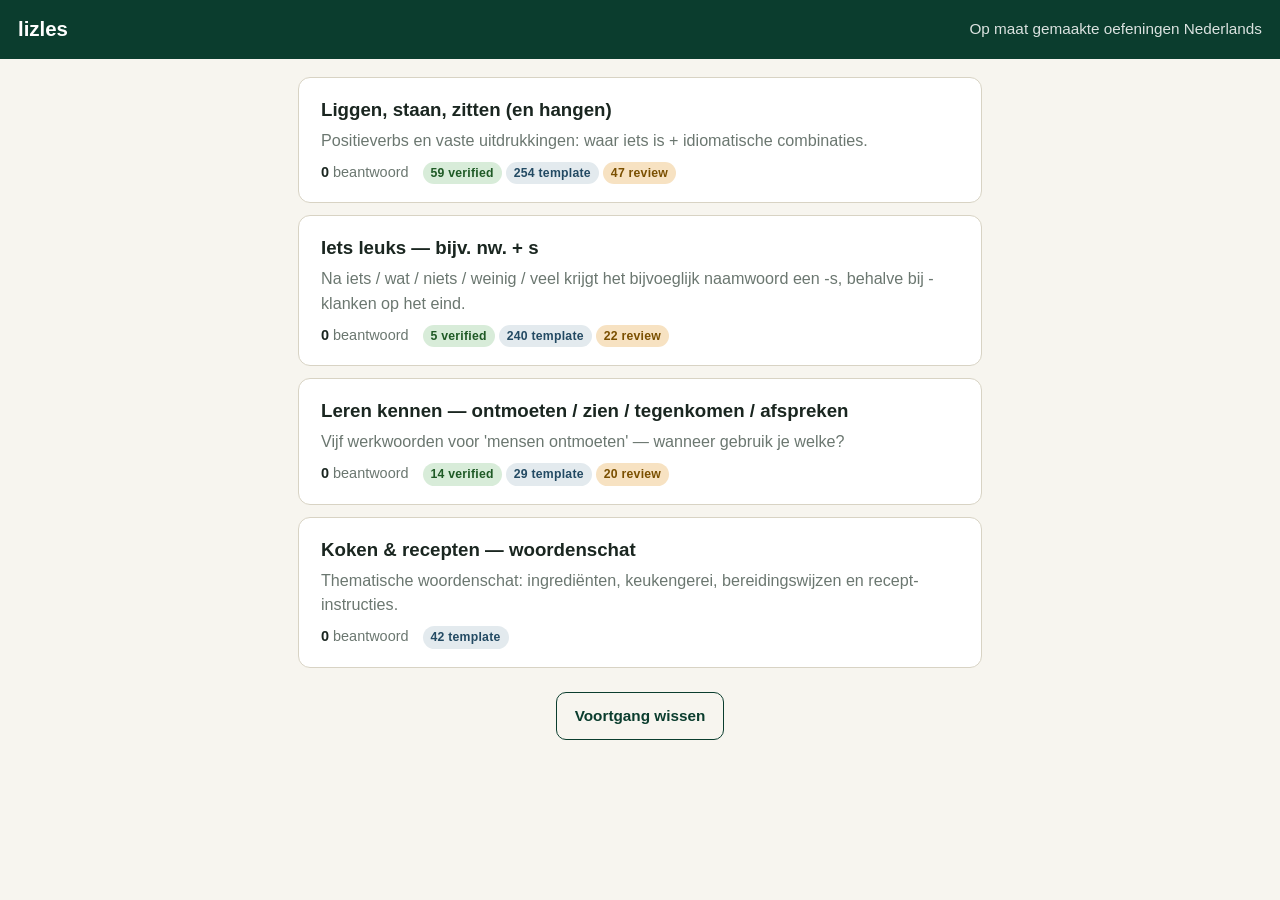
<file: index.html>
<!doctype html>
<html lang="nl">
<head>
  <meta charset="utf-8">
  <meta name="viewport" content="width=device-width, initial-scale=1, viewport-fit=cover">
  <meta name="theme-color" content="#0b3d2e">
  <title>lizles — Nederlands oefenen</title>
  <link rel="stylesheet" href="css/style.css?v=4">
</head>
<body>
  <header class="topbar">
    <h1>lizles</h1>
    <p class="subtitle">Op maat gemaakte oefeningen Nederlands</p>
  </header>

  <main id="app" class="container">
    <p class="muted" id="loading">Onderwerpen laden…</p>
  </main>

  <script src="js/progress.js?v=4"></script>
  <script src="js/app.js?v=4"></script>
</body>
</html>
</file>
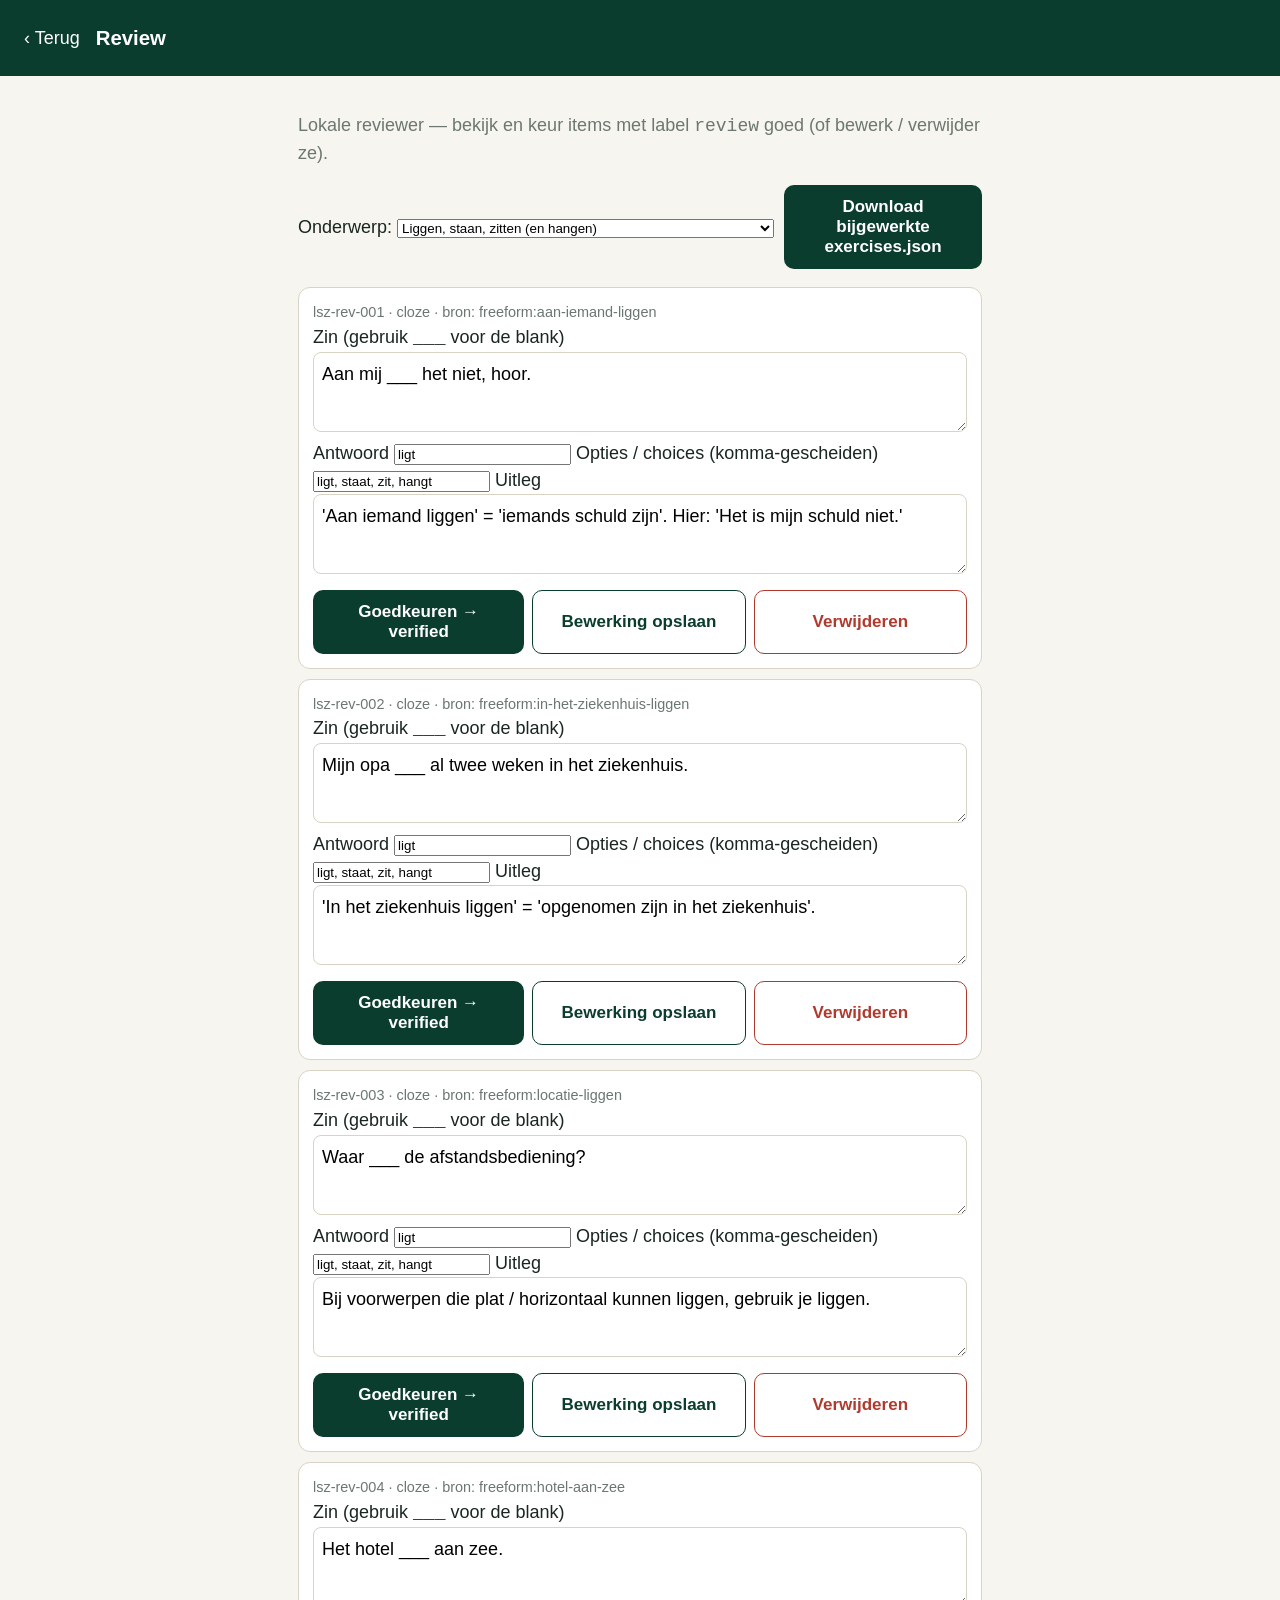
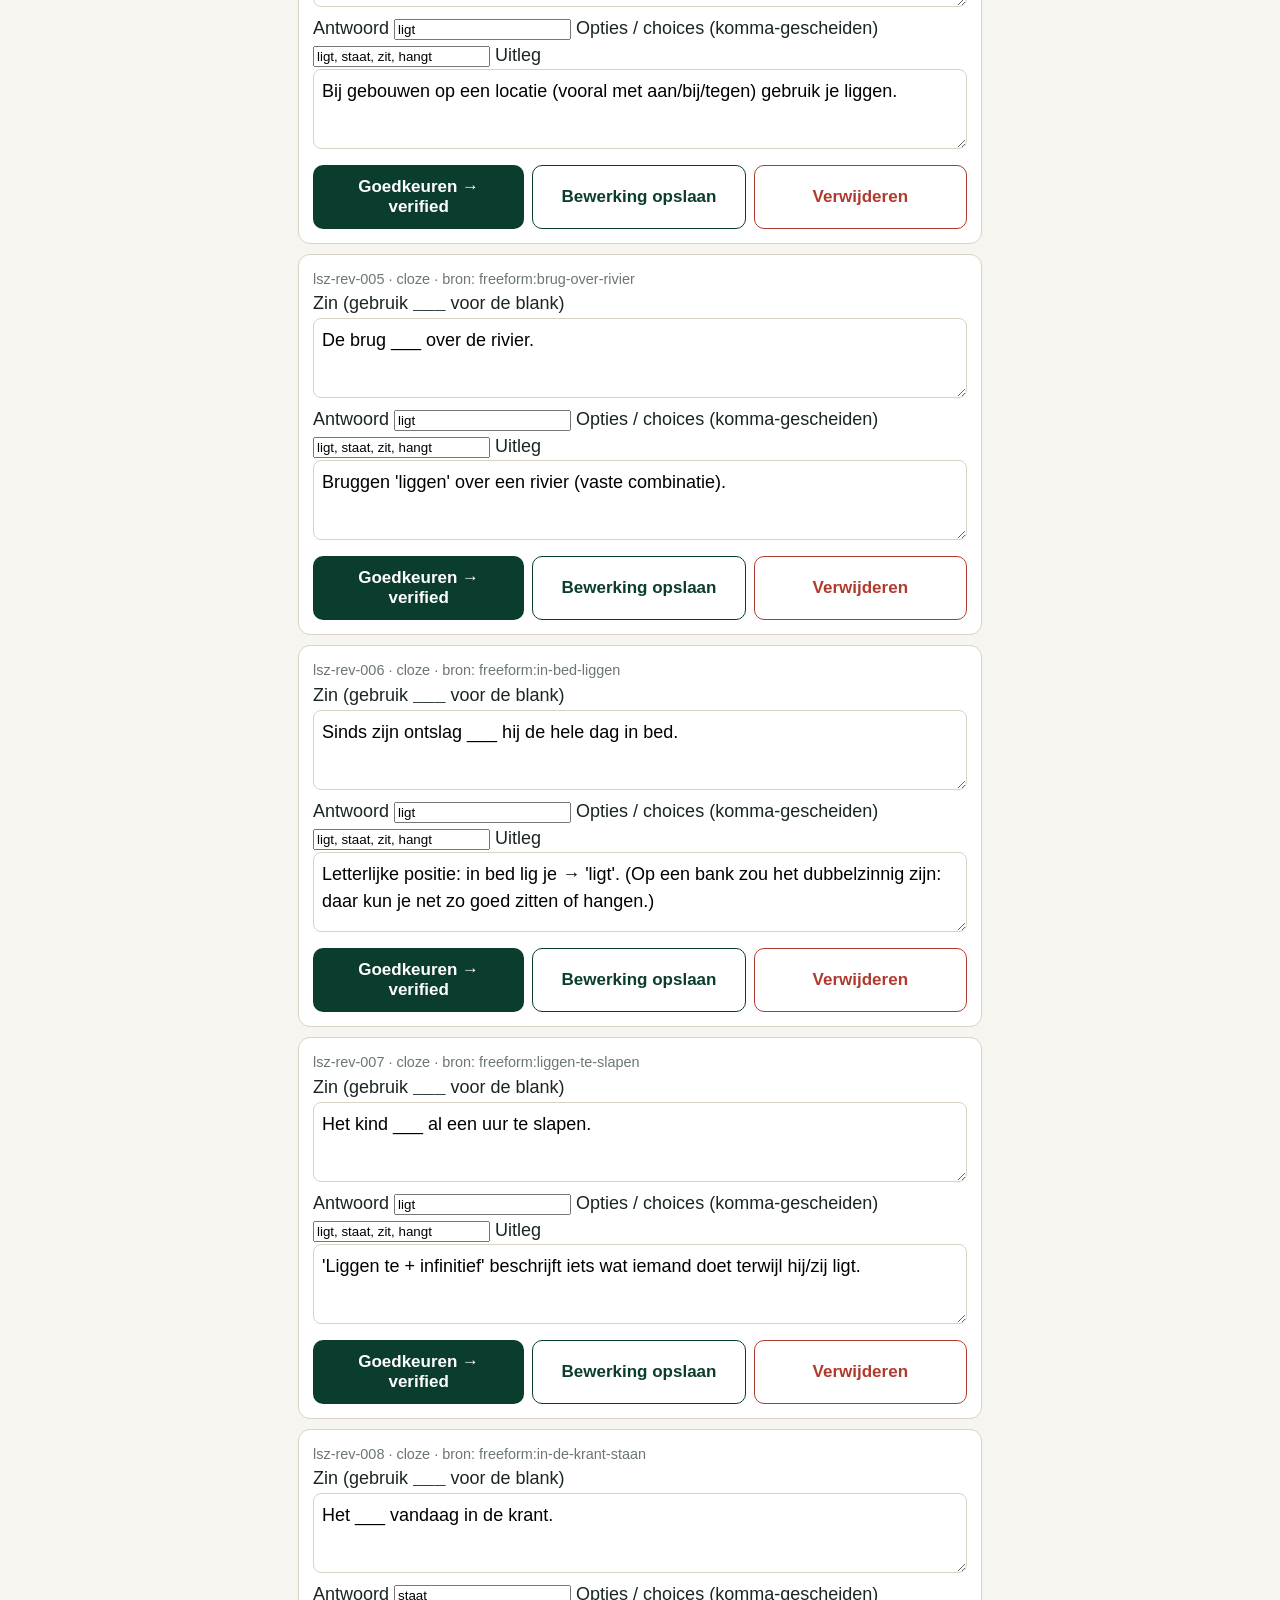
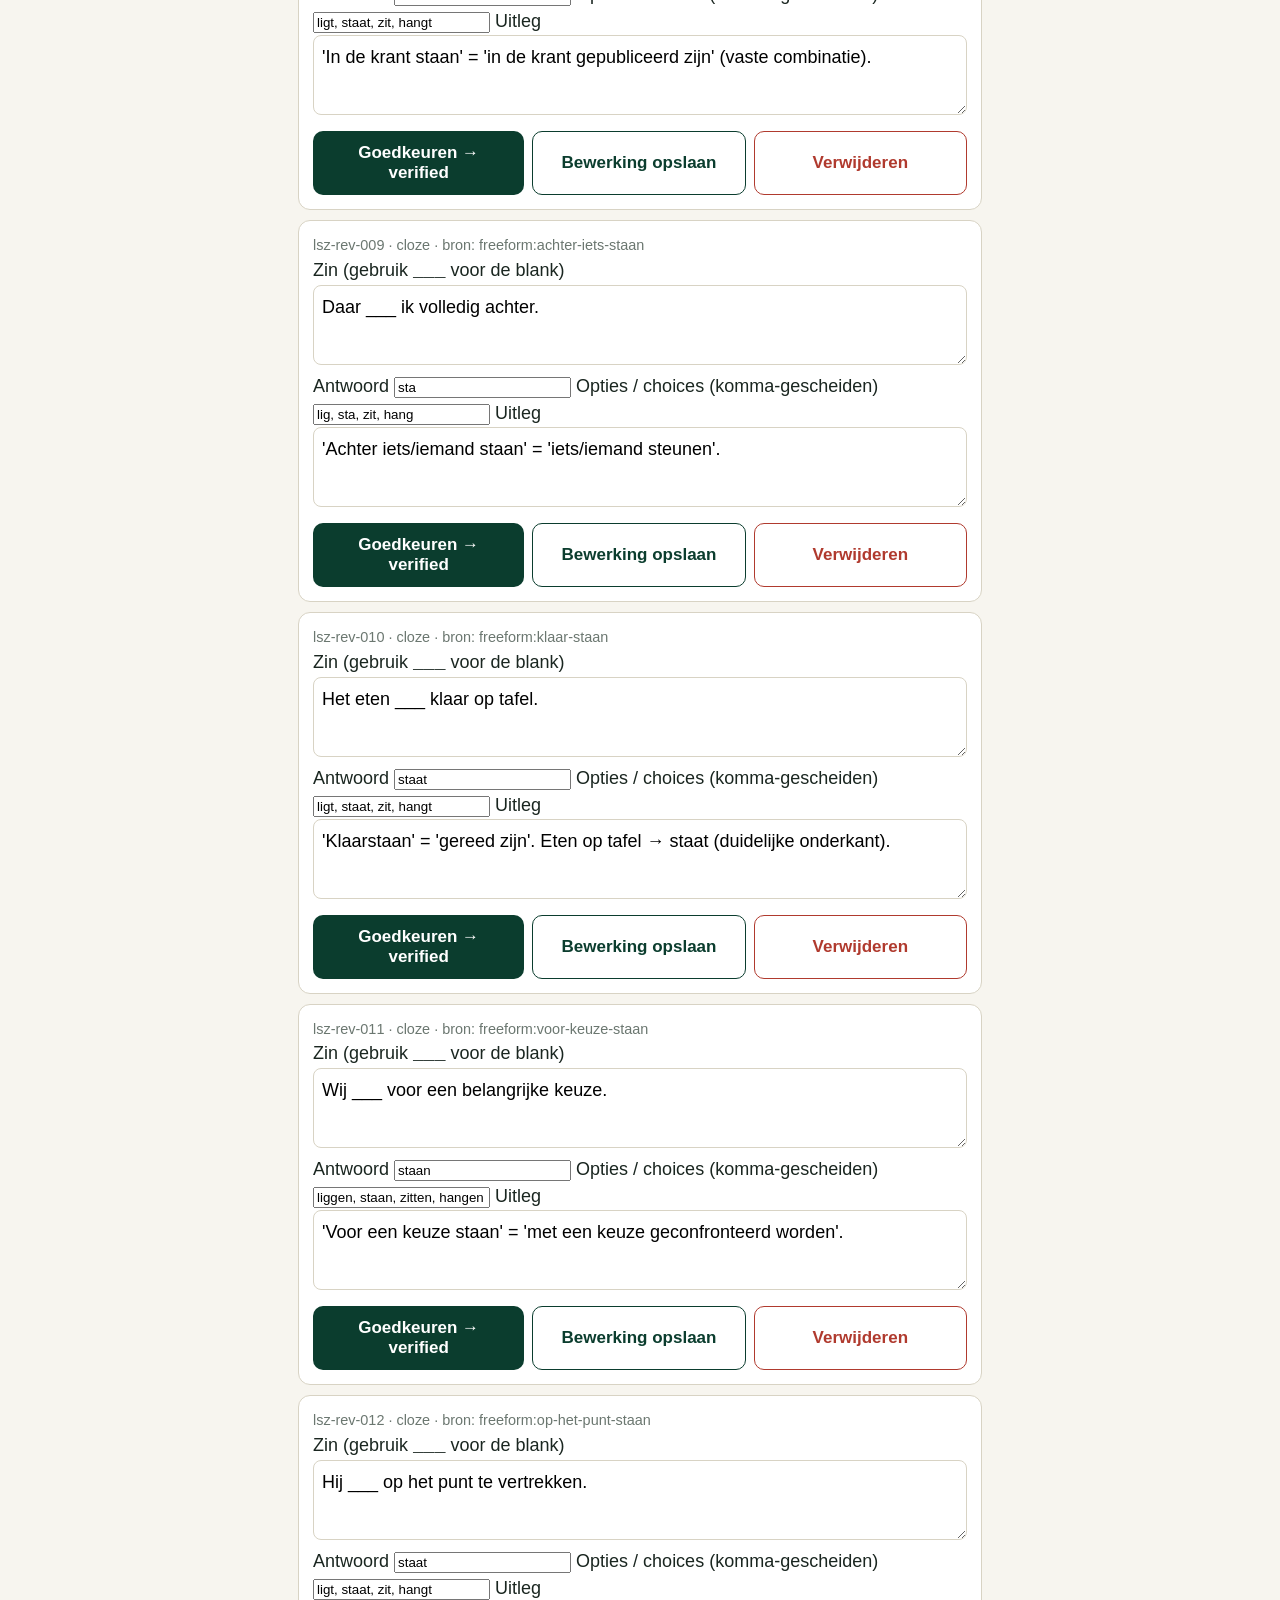
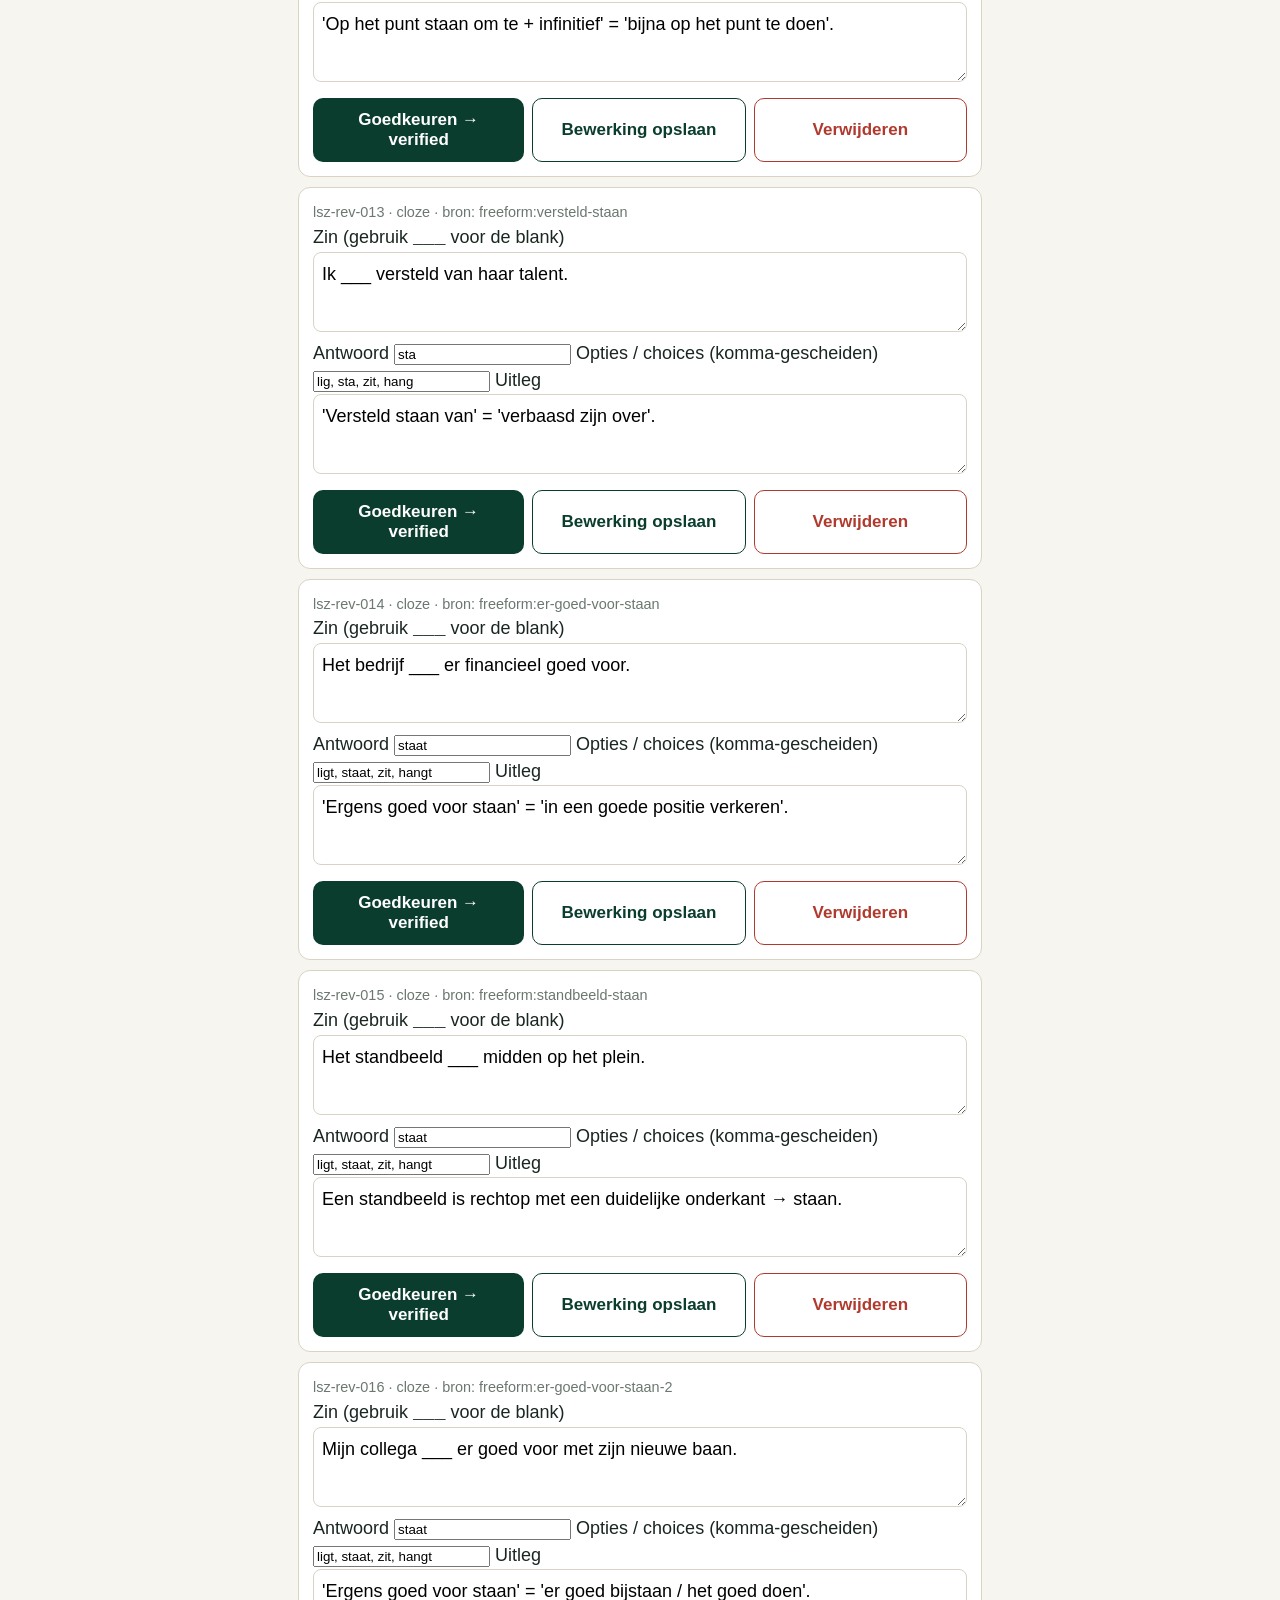
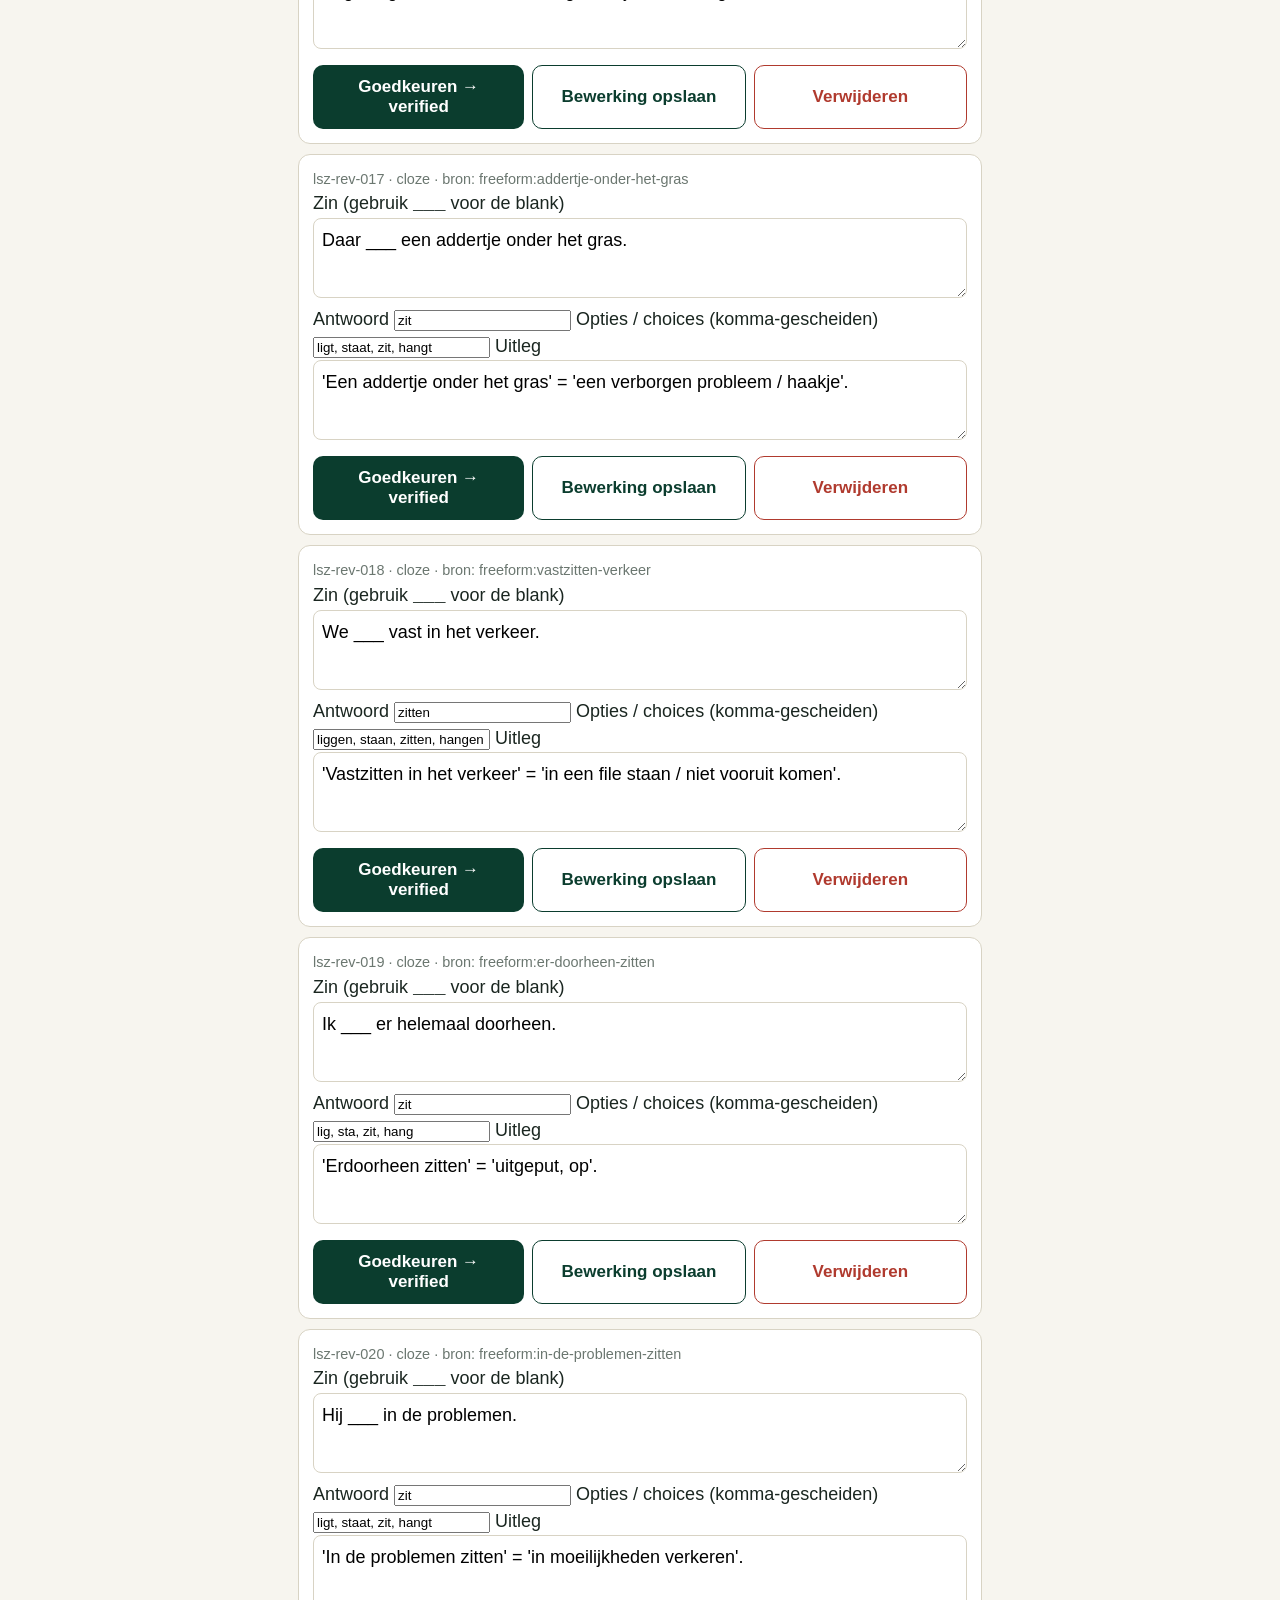
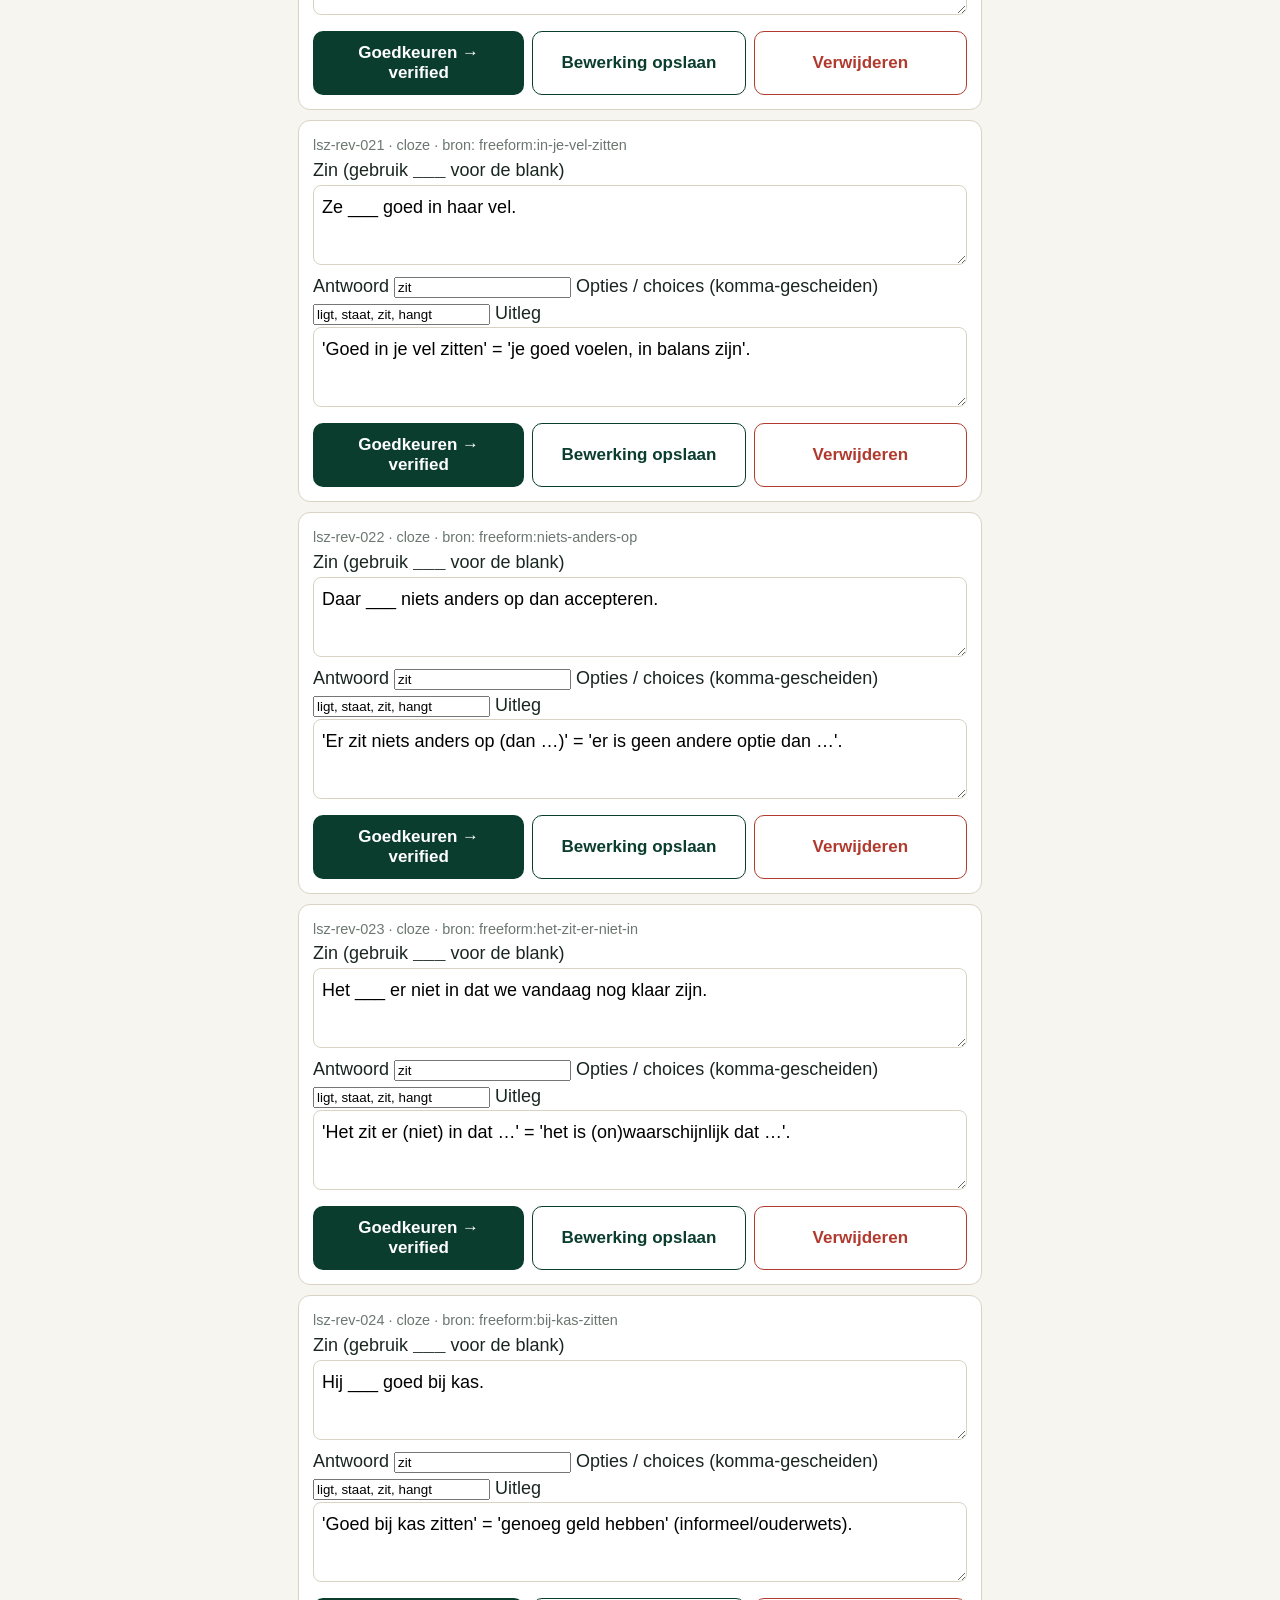
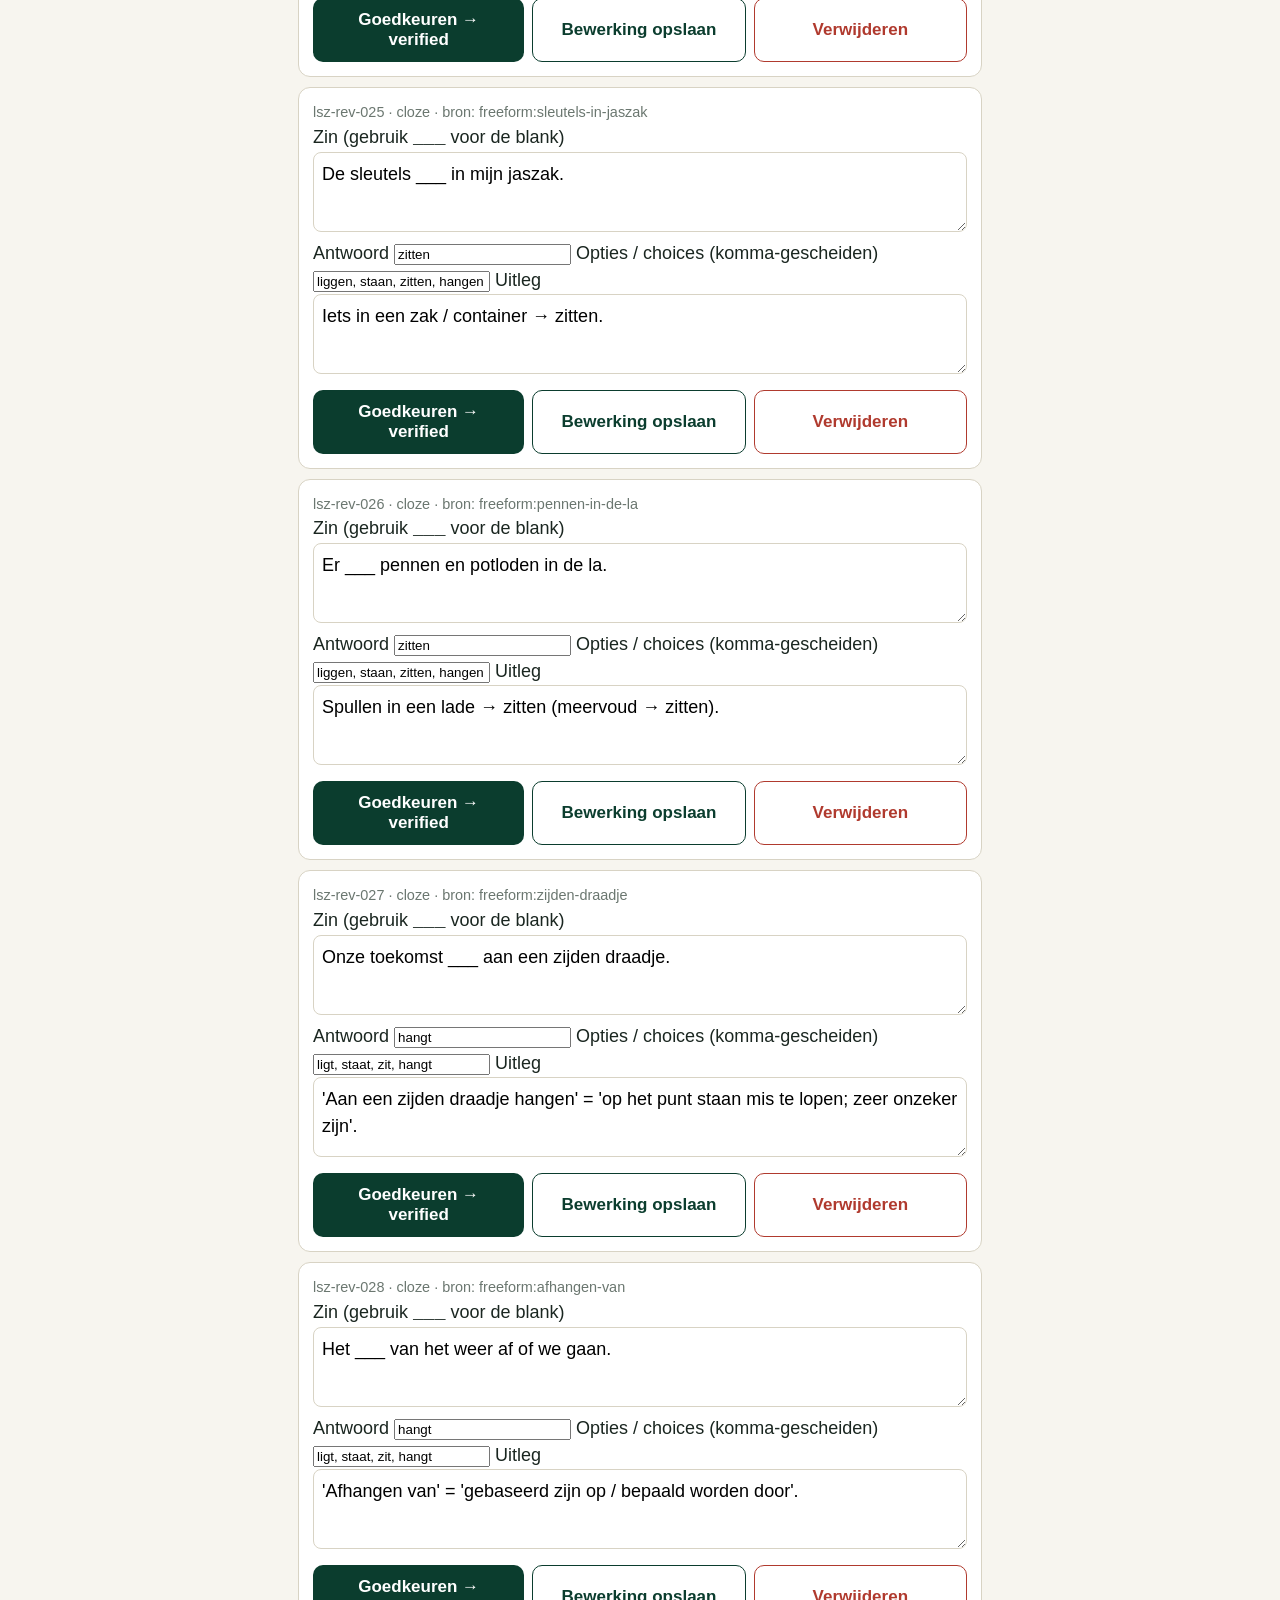
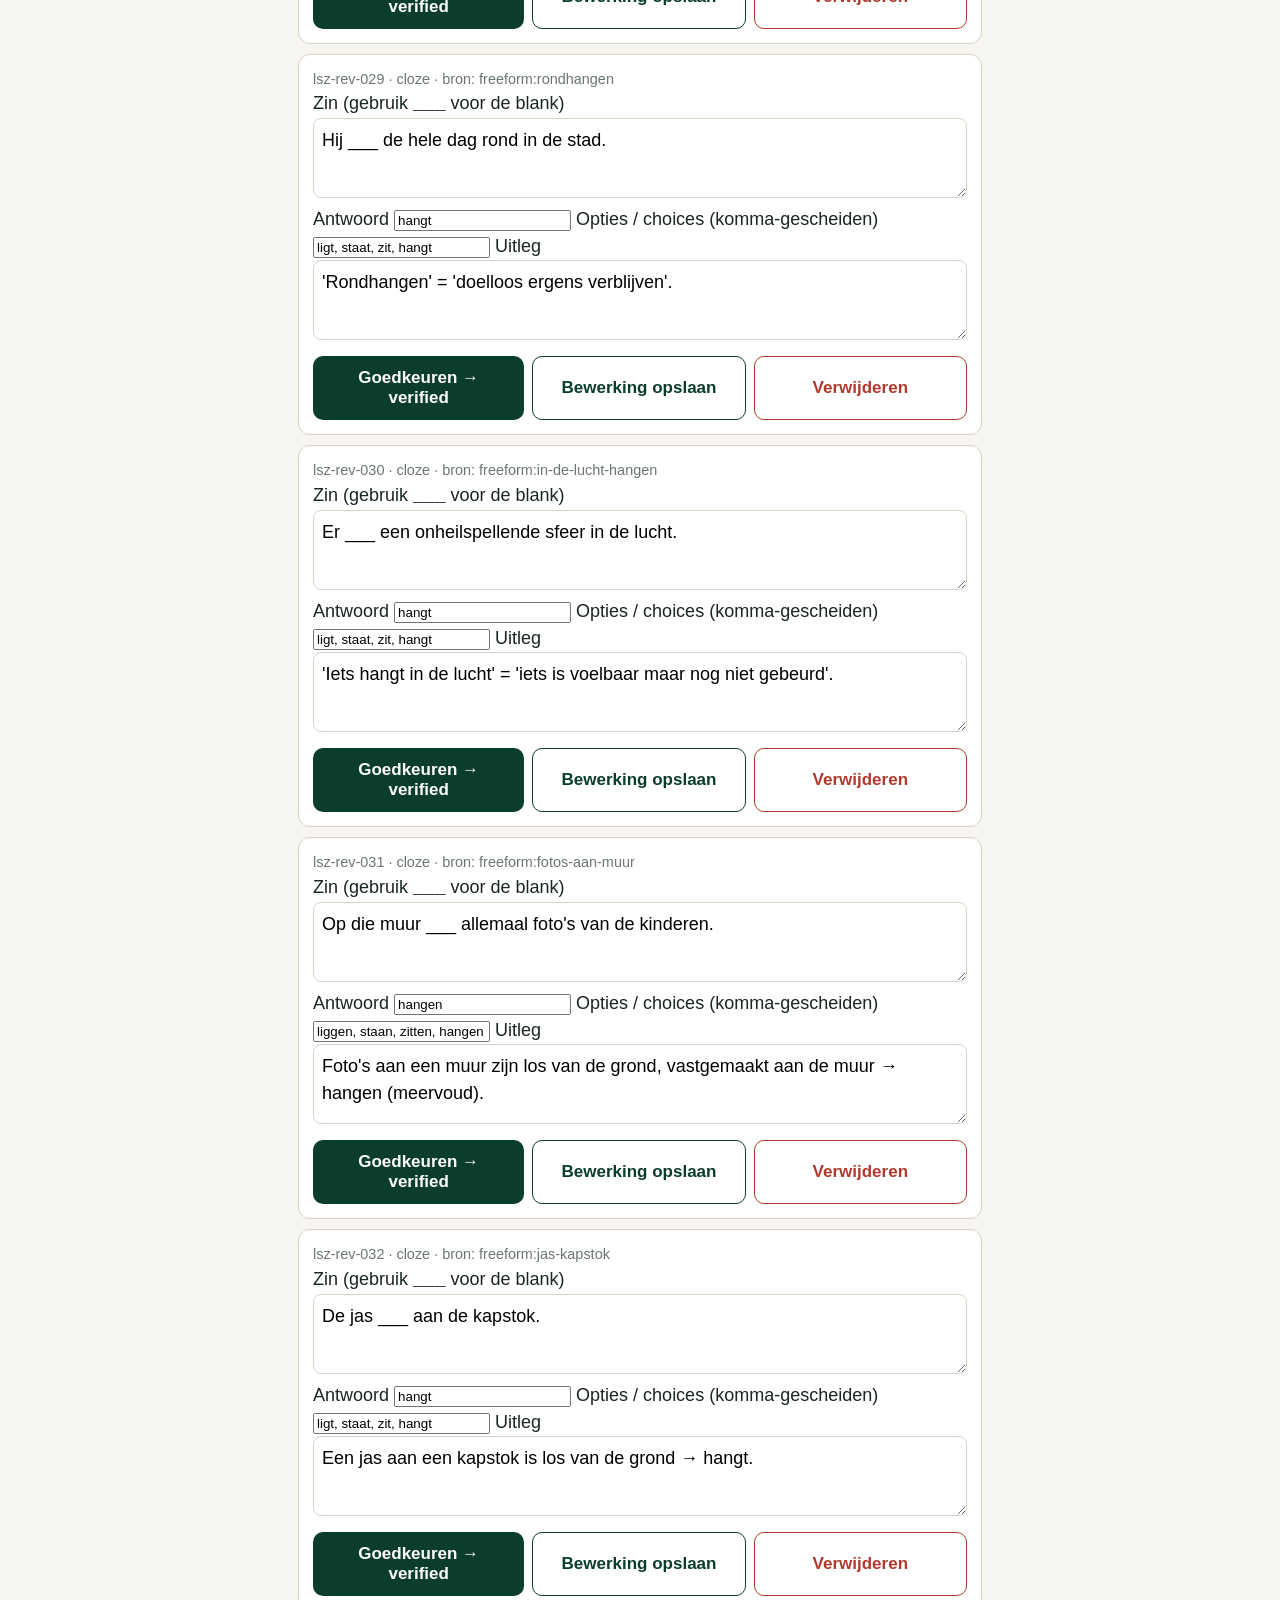
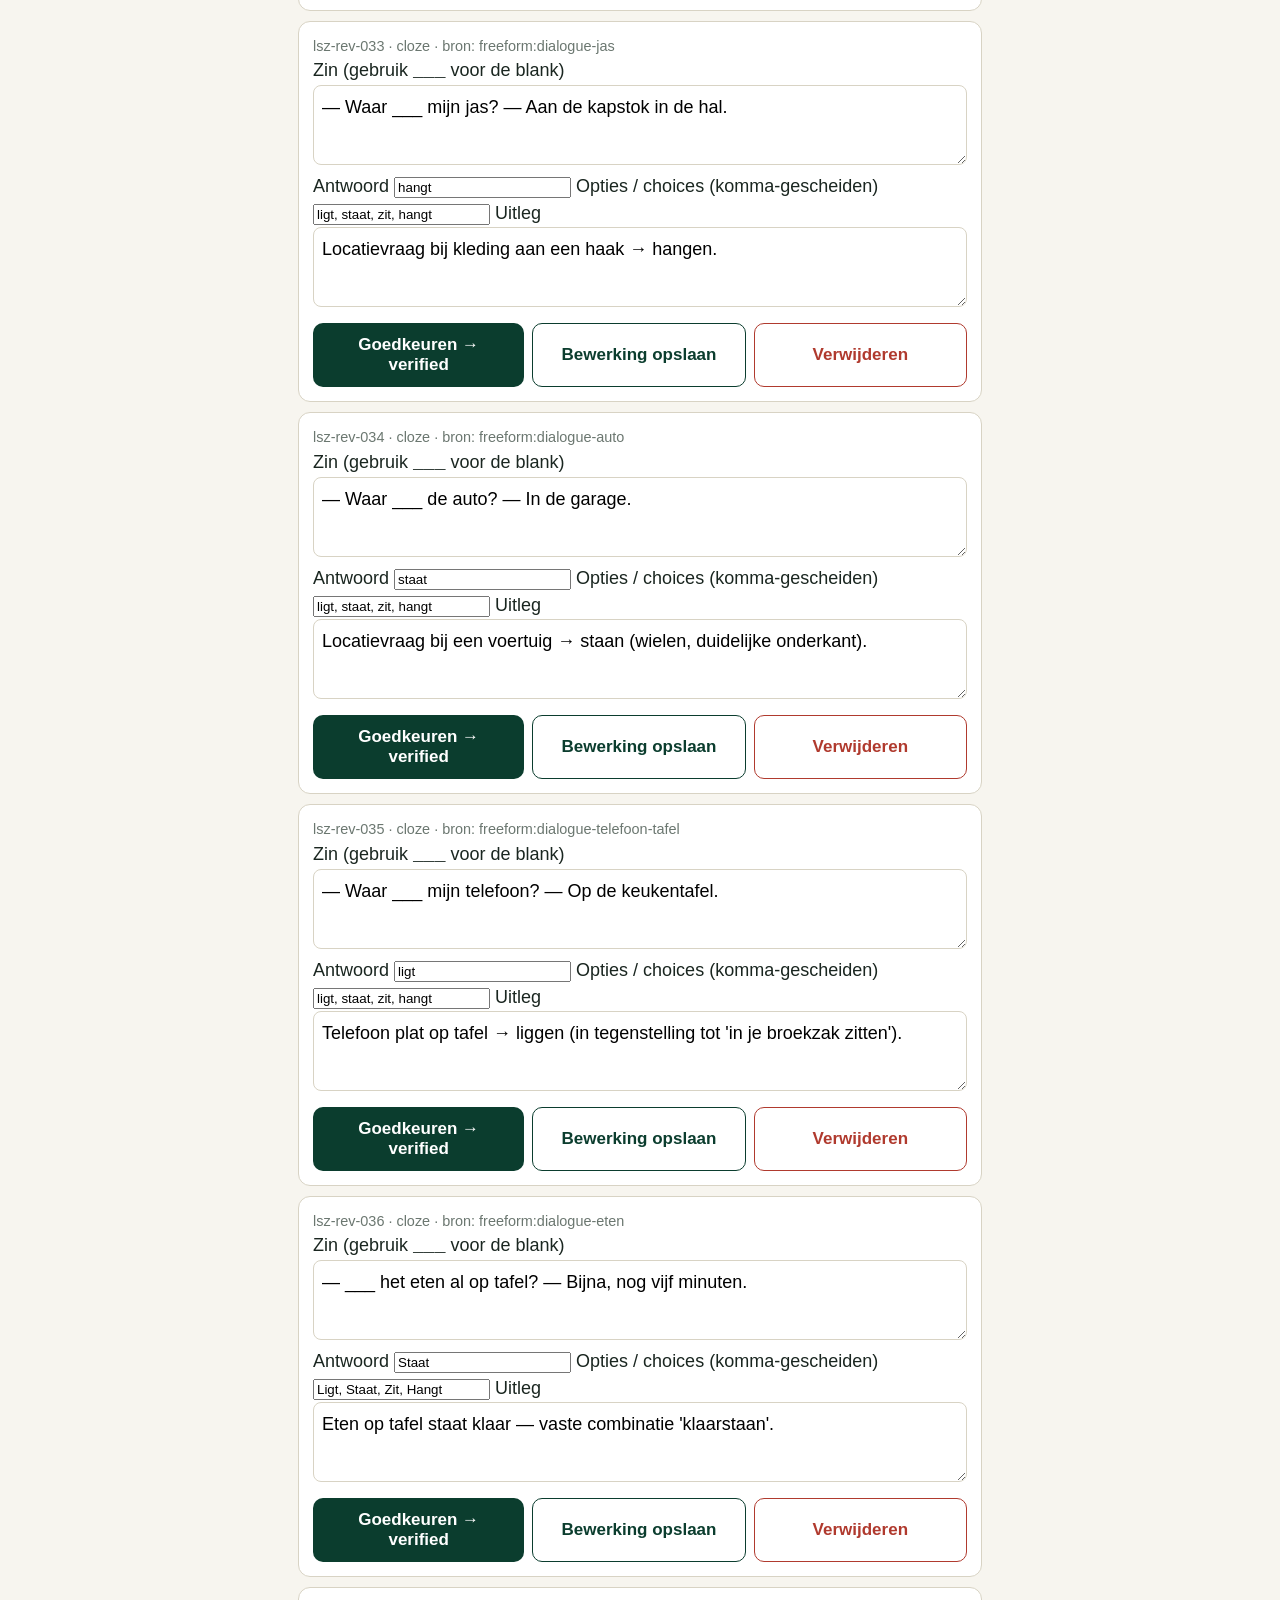
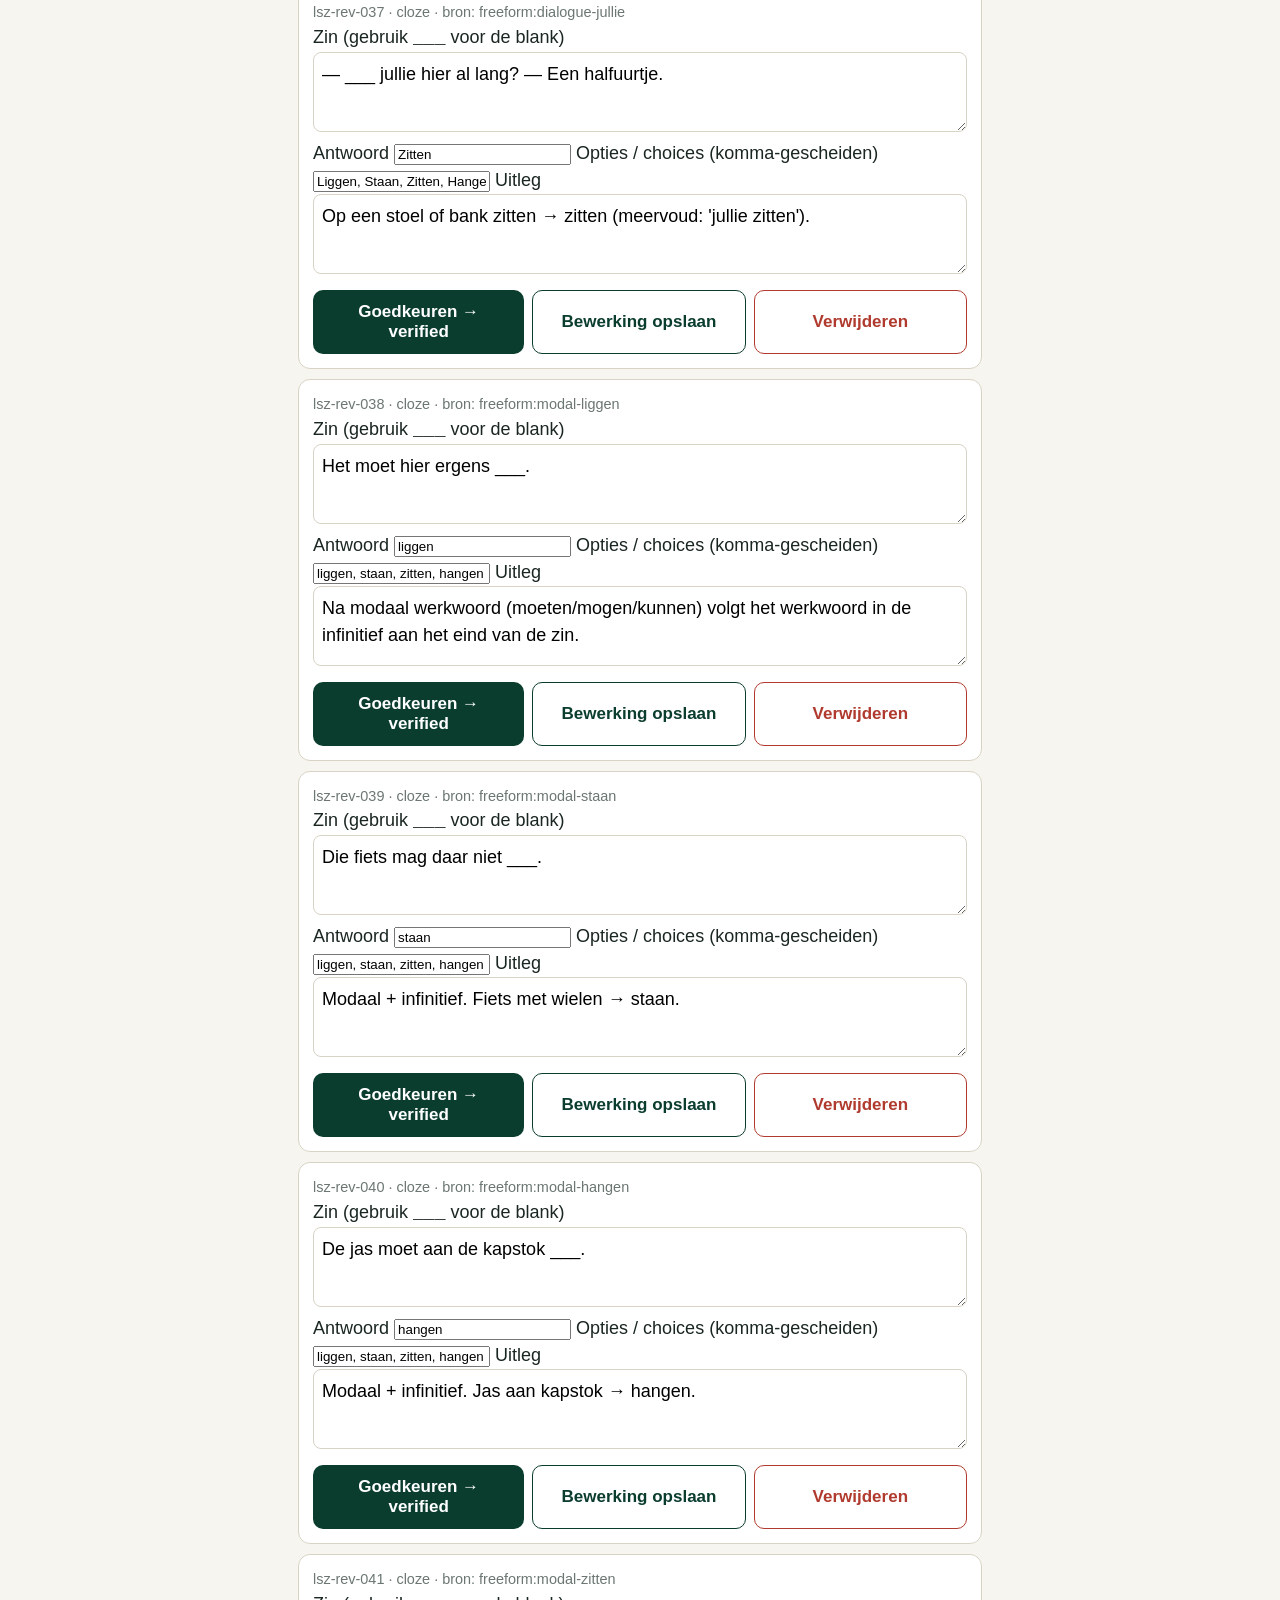
<file: review.html>
<!doctype html>
<html lang="nl">
<head>
  <meta charset="utf-8">
  <meta name="viewport" content="width=device-width, initial-scale=1">
  <title>lizles — review</title>
  <link rel="stylesheet" href="css/style.css">
</head>
<body class="review-body">
  <header class="topbar">
    <a class="back" href="./">‹ Terug</a>
    <h1>Review</h1>
  </header>

  <main class="container">
    <p class="muted">Lokale reviewer — bekijk en keur items met label <code>review</code> goed (of bewerk / verwijder ze).</p>

    <div class="review-controls">
      <label>Onderwerp:
        <select id="topic-select"></select>
      </label>
      <button id="download" class="btn">Download bijgewerkte exercises.json</button>
    </div>

    <ol id="review-list" class="review-list"></ol>
  </main>

  <script src="js/review.js"></script>
</body>
</html>
</file>
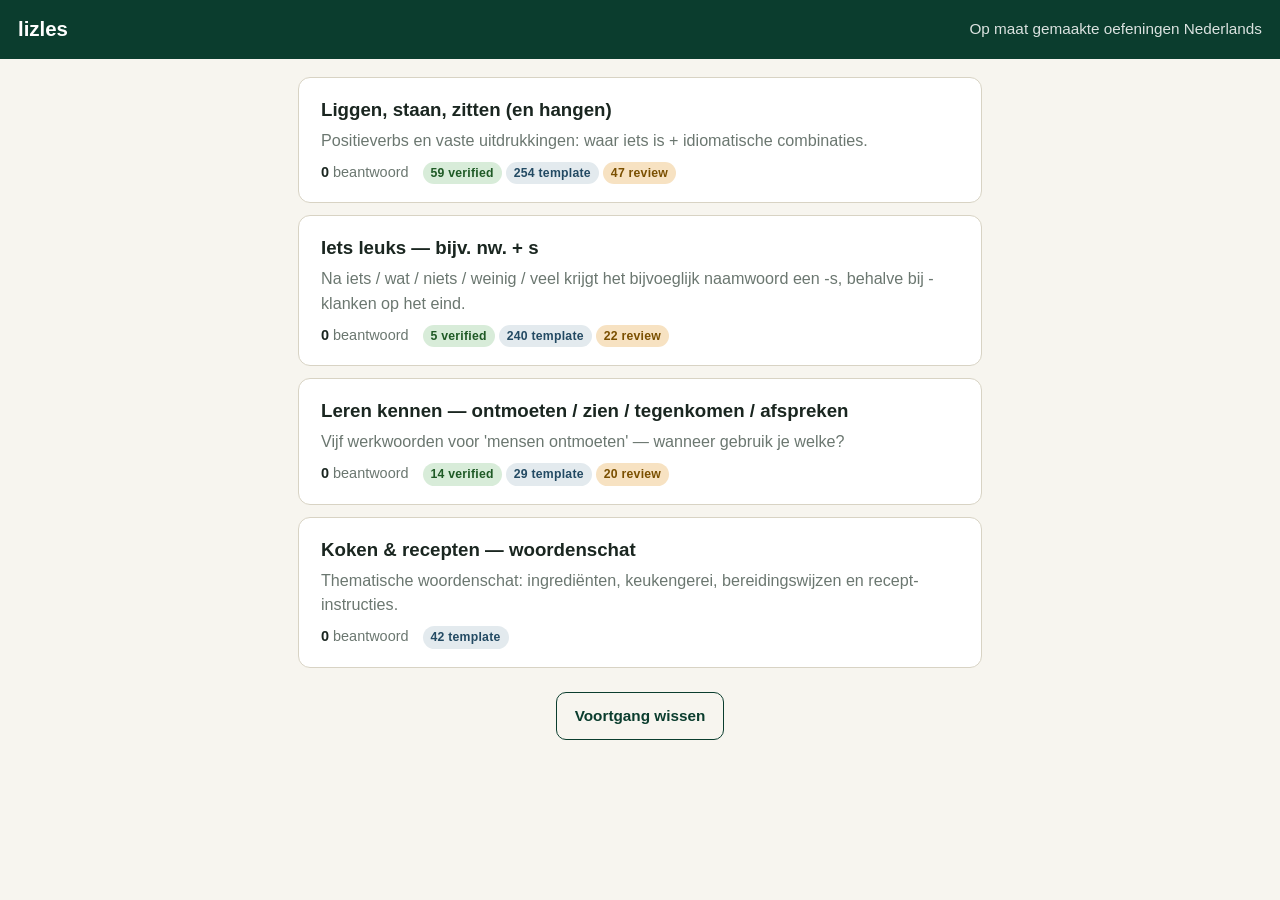
<file: topic.html>
<!doctype html>
<html lang="nl">
<head>
  <meta charset="utf-8">
  <meta name="viewport" content="width=device-width, initial-scale=1, viewport-fit=cover">
  <meta name="theme-color" content="#0b3d2e">
  <title>lizles — oefenen</title>
  <link rel="stylesheet" href="css/style.css?v=4">
</head>
<body class="drill-body">
  <header class="topbar topbar--drill">
    <a class="back" href="./" aria-label="Terug">‹ Terug</a>
    <h1 id="topic-title">…</h1>
    <button id="settings-btn" class="icon-btn" aria-label="Instellingen">⚙︎</button>
  </header>

  <div id="progress-bar" class="progress-bar"><div id="progress-fill"></div></div>

  <main id="drill" class="container drill">
    <p class="muted" id="loading">Oefeningen laden…</p>
  </main>

  <div id="settings-panel" class="settings-panel" hidden>
    <h2>Instellingen</h2>
    <label class="check"><input type="checkbox" id="opt-include-review"> Inclusief items met label “review”</label>
    <label class="check"><input type="checkbox" id="opt-weak-first" checked> Eerst zwakke punten</label>
    <button class="btn ghost" id="reset-progress">Reset voortgang voor dit onderwerp</button>
    <button class="btn" id="settings-close">Sluiten</button>
  </div>

  <script src="js/progress.js?v=4"></script>
  <script src="js/exercises.js?v=4"></script>
  <script src="js/drill.js?v=4"></script>
</body>
</html>
</file>
<file: css/style.css>
/* lizles — minimal, mobile-first */
:root {
  --bg: #f7f5ef;
  --fg: #1a2620;
  --muted: #6b7770;
  --accent: #0b3d2e;
  --accent-soft: #e3eee8;
  --correct: #2f7d3a;
  --wrong: #b03a2e;
  --warn: #c08b1a;
  --card: #ffffff;
  --border: #d8d3c4;
  --radius: 12px;
  --tap: 48px;
}

* { box-sizing: border-box; }
html, body { margin: 0; padding: 0; background: var(--bg); color: var(--fg);
  font-family: -apple-system, BlinkMacSystemFont, "Segoe UI", Roboto, "Helvetica Neue", Arial, sans-serif;
  font-size: 17px; line-height: 1.5; -webkit-text-size-adjust: 100%; }

.topbar { padding: 14px 18px; background: var(--accent); color: #fff;
  display: flex; align-items: center; gap: 10px; }
.topbar h1 { margin: 0; font-size: 1.2rem; flex: 1; }
.topbar .subtitle { margin: 0; opacity: .85; font-size: .9rem; }
.topbar--drill h1 { font-size: 1.05rem; text-align: center; }
.topbar .back { color: #fff; text-decoration: none; min-height: var(--tap); display: inline-flex; align-items: center; padding: 0 6px; }
.icon-btn { background: transparent; border: 0; color: #fff; font-size: 1.3rem; min-height: var(--tap); min-width: var(--tap); cursor: pointer; }

.container { max-width: 720px; margin: 0 auto; padding: 18px; }
.muted { color: var(--muted); }

/* Home — topic cards */
.topic-card { display: block; background: var(--card); border: 1px solid var(--border);
  border-radius: var(--radius); padding: 16px 18px; margin: 0 0 12px; text-decoration: none; color: inherit; }
.topic-card h2 { margin: 0 0 4px; font-size: 1.1rem; }
.topic-card .desc { color: var(--muted); font-size: .95rem; margin: 0 0 10px; }
.topic-card .stats { display: flex; gap: 14px; flex-wrap: wrap; font-size: .85rem; color: var(--muted); }
.topic-card .stat strong { color: var(--fg); font-weight: 600; }
.badge { display: inline-block; padding: 2px 8px; border-radius: 999px; font-size: .72rem; font-weight: 600; letter-spacing: .02em; }
.badge.verified { background: #d8ecd9; color: #1f5a26; }
.badge.template { background: #e3eaee; color: #234a63; }
.badge.review   { background: #f7e2c2; color: #7a4f00; }

/* Drill */
.progress-bar { height: 4px; background: #e0dcce; }
#progress-fill { height: 100%; background: var(--accent); width: 0%; transition: width .2s ease; }

.drill { padding-bottom: 120px; }
.exercise { background: var(--card); border: 1px solid var(--border); border-radius: var(--radius); padding: 18px; }
.exercise .prompt { margin: 0 0 12px; color: var(--muted); font-size: .9rem; text-transform: uppercase; letter-spacing: .04em; }
.exercise .sentence { font-size: 1.25rem; line-height: 1.5; margin: 0 0 16px; }
.exercise .sentence .blank { display: inline-block; min-width: 4ch; padding: 0 6px; border-bottom: 2px solid var(--accent); color: transparent; }
.exercise .sentence .blank.filled { color: var(--fg); border-bottom-style: solid; }
.exercise .sentence .blank.correct { color: var(--correct); border-bottom-color: var(--correct); }
.exercise .sentence .blank.wrong   { color: var(--wrong);   border-bottom-color: var(--wrong); }

.choices { display: flex; flex-wrap: wrap; gap: 8px; }
.chip { min-height: var(--tap); padding: 10px 16px; border-radius: 999px; border: 1.5px solid var(--accent);
  background: #fff; color: var(--accent); font-size: 1rem; cursor: pointer; }
.chip:active { transform: scale(.97); }
.chip.selected { background: var(--accent-soft); }
.chip.correct  { background: var(--correct); color: #fff; border-color: var(--correct); }
.chip.wrong    { background: var(--wrong);   color: #fff; border-color: var(--wrong); }
.chip[disabled] { opacity: .65; cursor: default; }

.feedback { margin-top: 14px; padding: 12px 14px; border-radius: 10px; font-size: .95rem; }
.feedback.correct { background: #e1f2e2; color: #1f5a26; }
.feedback.wrong   { background: #fbe5e1; color: #7a261b; }
.feedback .explain { margin-top: 6px; color: inherit; opacity: .85; }

.item-meta { display: flex; gap: 10px; align-items: center; margin-top: 14px; font-size: .8rem; color: var(--muted); }
.report-btn { background: none; border: 0; color: var(--muted); text-decoration: underline; cursor: pointer; padding: 0; }
.report-btn.flagged { color: var(--warn); text-decoration: none; }

/* Sticky bottom action bar */
.actionbar { position: fixed; left: 0; right: 0; bottom: 0; background: var(--bg); border-top: 1px solid var(--border);
  padding: 12px 18px calc(12px + env(safe-area-inset-bottom)); display: flex; gap: 10px; justify-content: stretch; }
.btn { flex: 1; min-height: var(--tap); padding: 12px 18px; border-radius: 10px; border: 0;
  background: var(--accent); color: #fff; font-size: 1rem; font-weight: 600; cursor: pointer; }
.btn.ghost { background: transparent; color: var(--accent); border: 1.5px solid var(--accent); }
.btn[disabled] { opacity: .5; cursor: default; }

/* Match exercise */
.match-hint { color: var(--muted); font-size: .82rem; margin: 0 0 12px; }
.match-grid { display: grid; grid-template-columns: 1fr 1fr; gap: 10px; }
.match-badge { display: none; flex: 0 0 auto; min-width: 20px; height: 20px; padding: 0 4px;
  border-radius: 999px; color: #fff; font-size: .72rem; font-weight: 700;
  align-items: center; justify-content: center; }
.match-cell.paired .match-badge { display: inline-flex; }
.match-cell { display: flex; align-items: center; gap: 8px; background: #fff; border: 1.5px solid var(--border); border-radius: 10px;
  padding: 12px 14px; min-height: var(--tap); cursor: pointer; font-size: .98rem; }
.match-cell.selected { border-color: var(--accent); background: var(--accent-soft); }
.match-cell.paired   { cursor: pointer; }
.match-cell.correct  { border-color: var(--correct); background: #e1f2e2; }
.match-cell.wrong    { border-color: var(--wrong);   background: #fbe5e1; }
/* On reveal: keep the pair tint, ring + ✓/✗ show correctness without hiding the grouping. */
.match-cell.match-correct { box-shadow: inset 0 0 0 2px var(--correct); }
.match-cell.match-wrong   { box-shadow: inset 0 0 0 2px var(--wrong); }
.match-status { margin-left: auto; font-weight: 700; font-size: 1.05rem; }
.match-status.ok  { color: var(--correct); }
.match-status.bad { color: var(--wrong); }

/* Summary card */
.summary { background: var(--card); border: 1px solid var(--border); border-radius: var(--radius); padding: 20px; text-align: center; }
.summary .score { font-size: 2.5rem; font-weight: 700; color: var(--accent); margin: 6px 0; }
.summary .actions { display: flex; gap: 10px; margin-top: 16px; }

/* Settings panel */
.settings-panel { position: fixed; inset: 0; background: rgba(10,20,16,.55);
  display: flex; align-items: flex-end; justify-content: center; z-index: 50; }
.settings-panel[hidden] { display: none; }
.settings-panel > * { display: block; }
.settings-panel h2 { margin: 0 0 12px; }
.settings-panel { padding: 0; }
.settings-panel::before { content: ""; }
.settings-panel { backdrop-filter: blur(2px); }
.settings-panel .panel-inner { background: var(--card); width: 100%; max-width: 520px; padding: 20px 18px calc(20px + env(safe-area-inset-bottom));
  border-radius: 16px 16px 0 0; }
.check { display: flex; gap: 10px; align-items: center; min-height: var(--tap); cursor: pointer; }

/* Home — footer reset */
.home-footer { margin-top: 24px; display: flex; justify-content: center; }
.home-footer .btn { flex: 0 0 auto; padding: 10px 18px; font-size: .9rem; }

/* Review page */
.review-list { padding: 0; list-style: none; }
.review-item { background: var(--card); border: 1px solid var(--border); border-radius: var(--radius); padding: 14px; margin: 0 0 10px; }
.review-item textarea { width: 100%; min-height: 80px; font: inherit; padding: 8px; border: 1px solid var(--border); border-radius: 8px; }
.review-item .row { display: flex; gap: 8px; margin-top: 8px; flex-wrap: wrap; }
.review-controls { display: flex; gap: 10px; align-items: center; margin: 10px 0 16px; flex-wrap: wrap; }

@media (min-width: 720px) {
  body { font-size: 18px; }
  .topic-card { padding: 18px 22px; }
}
</file>
